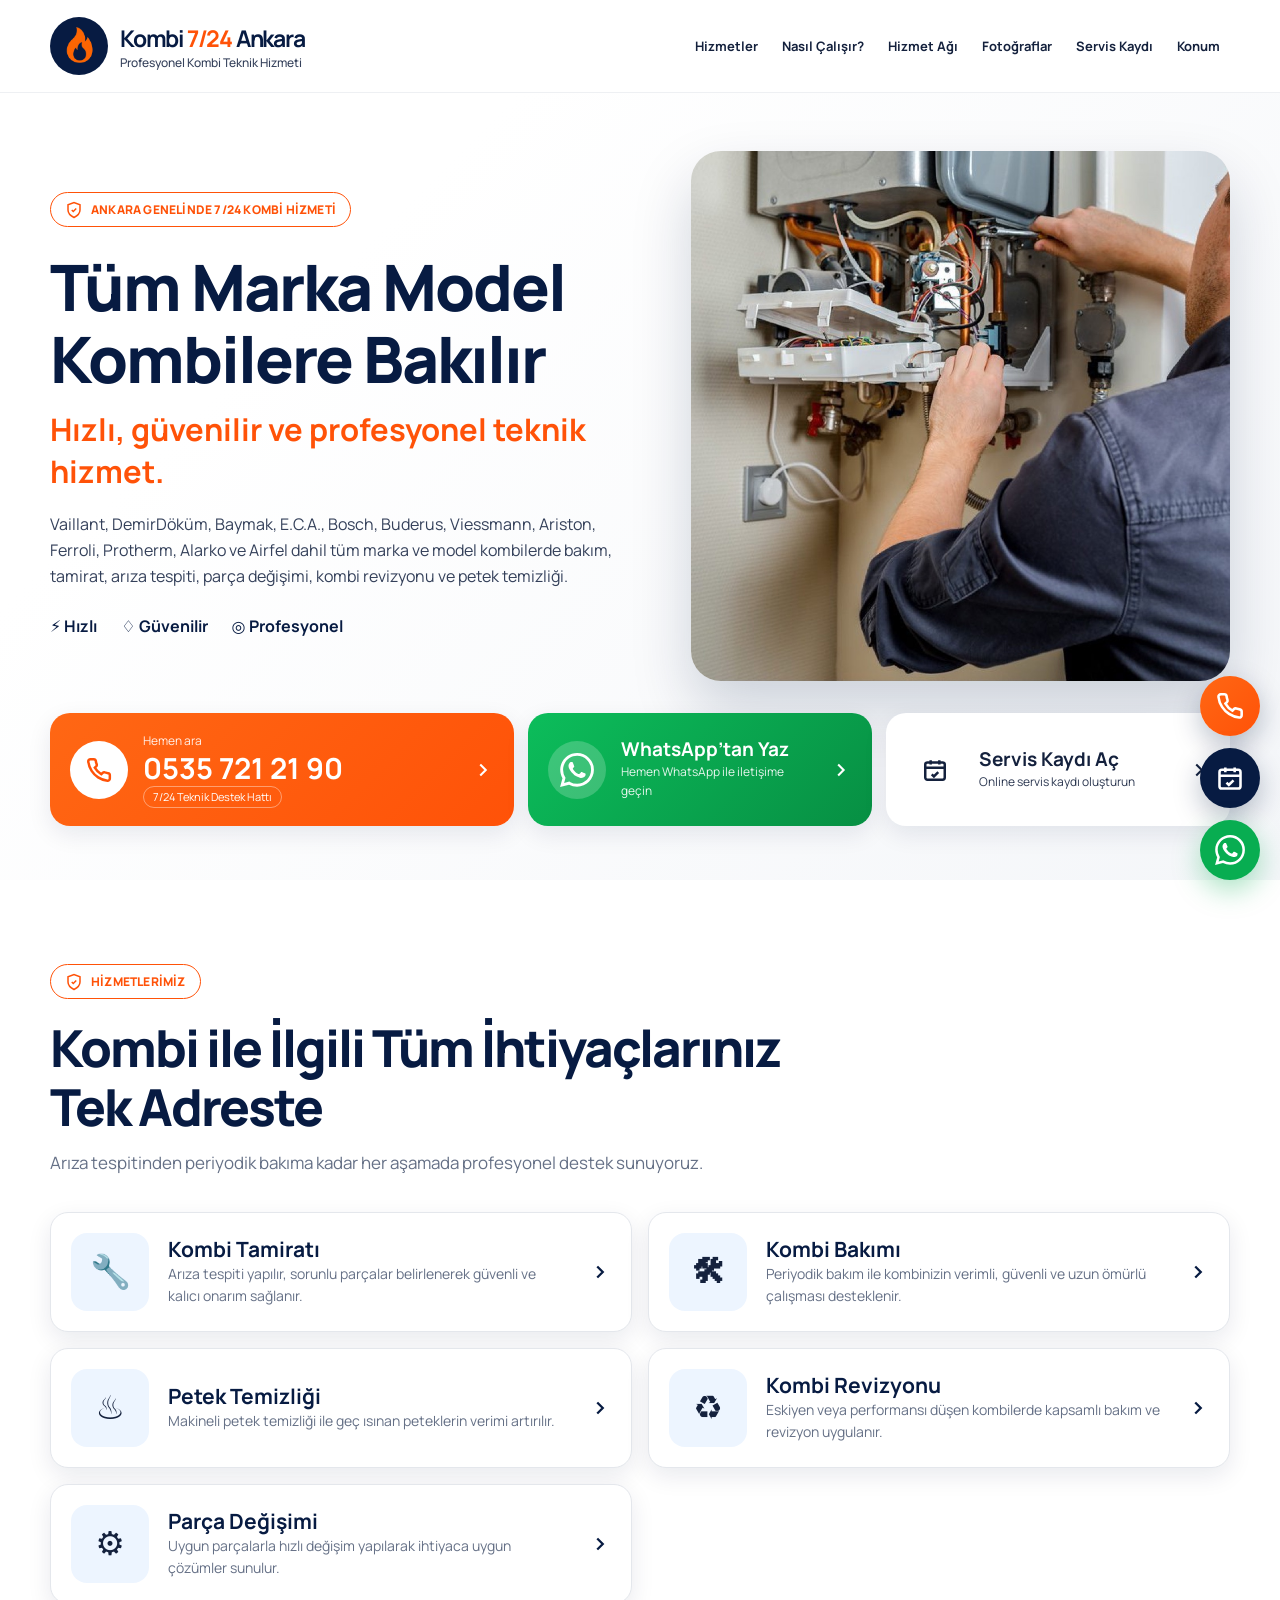
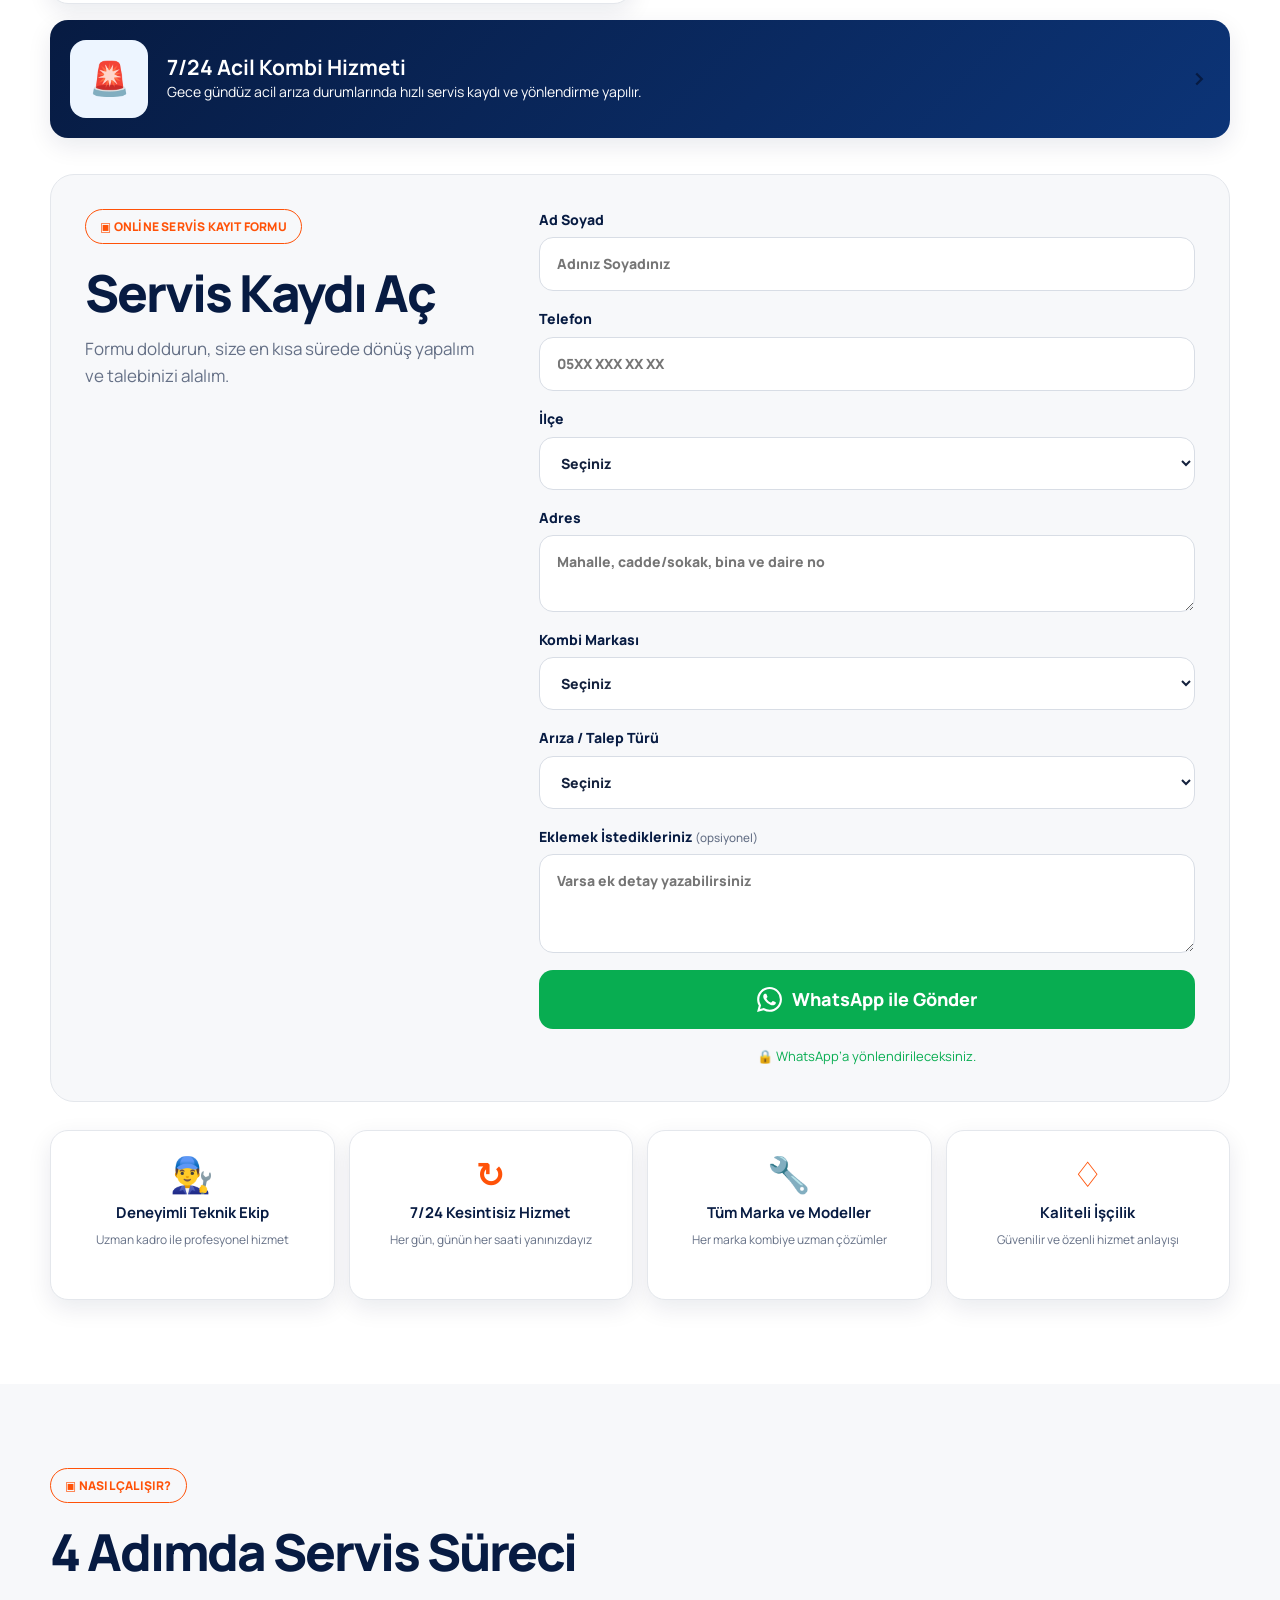
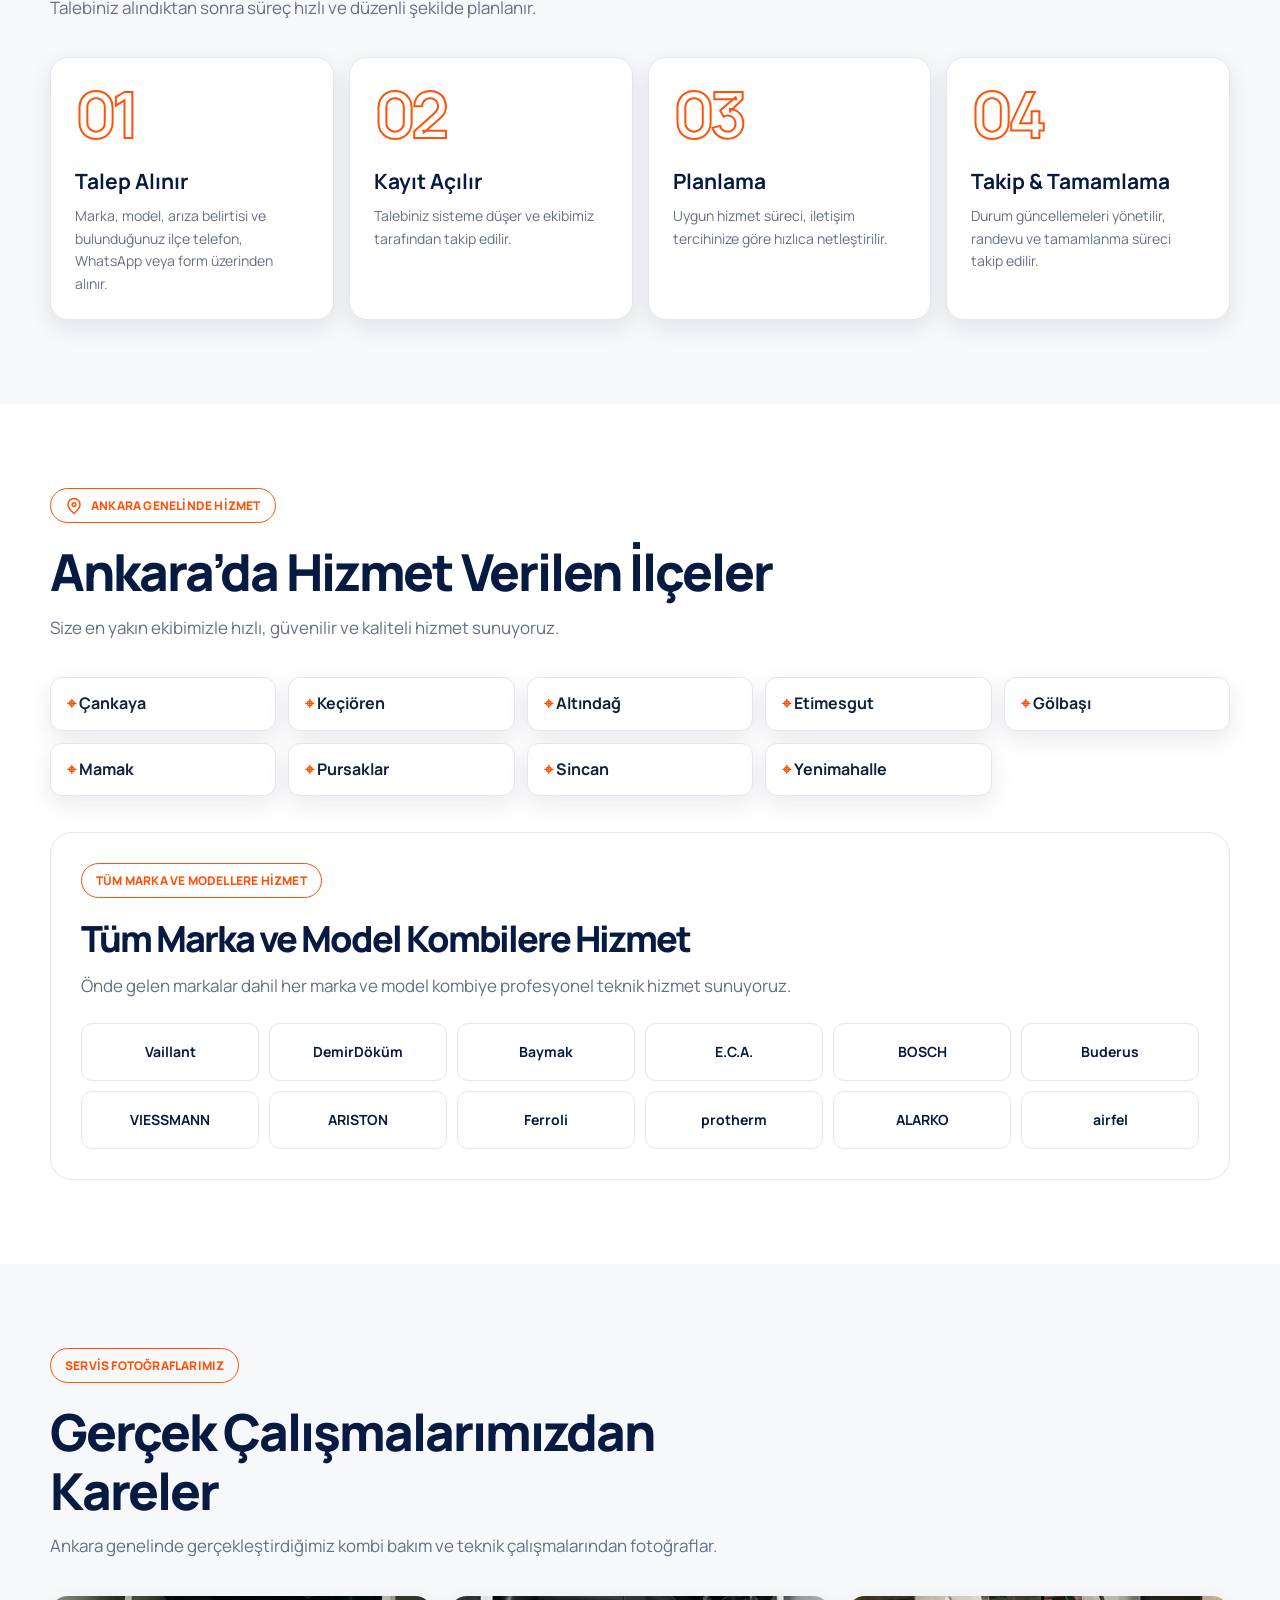
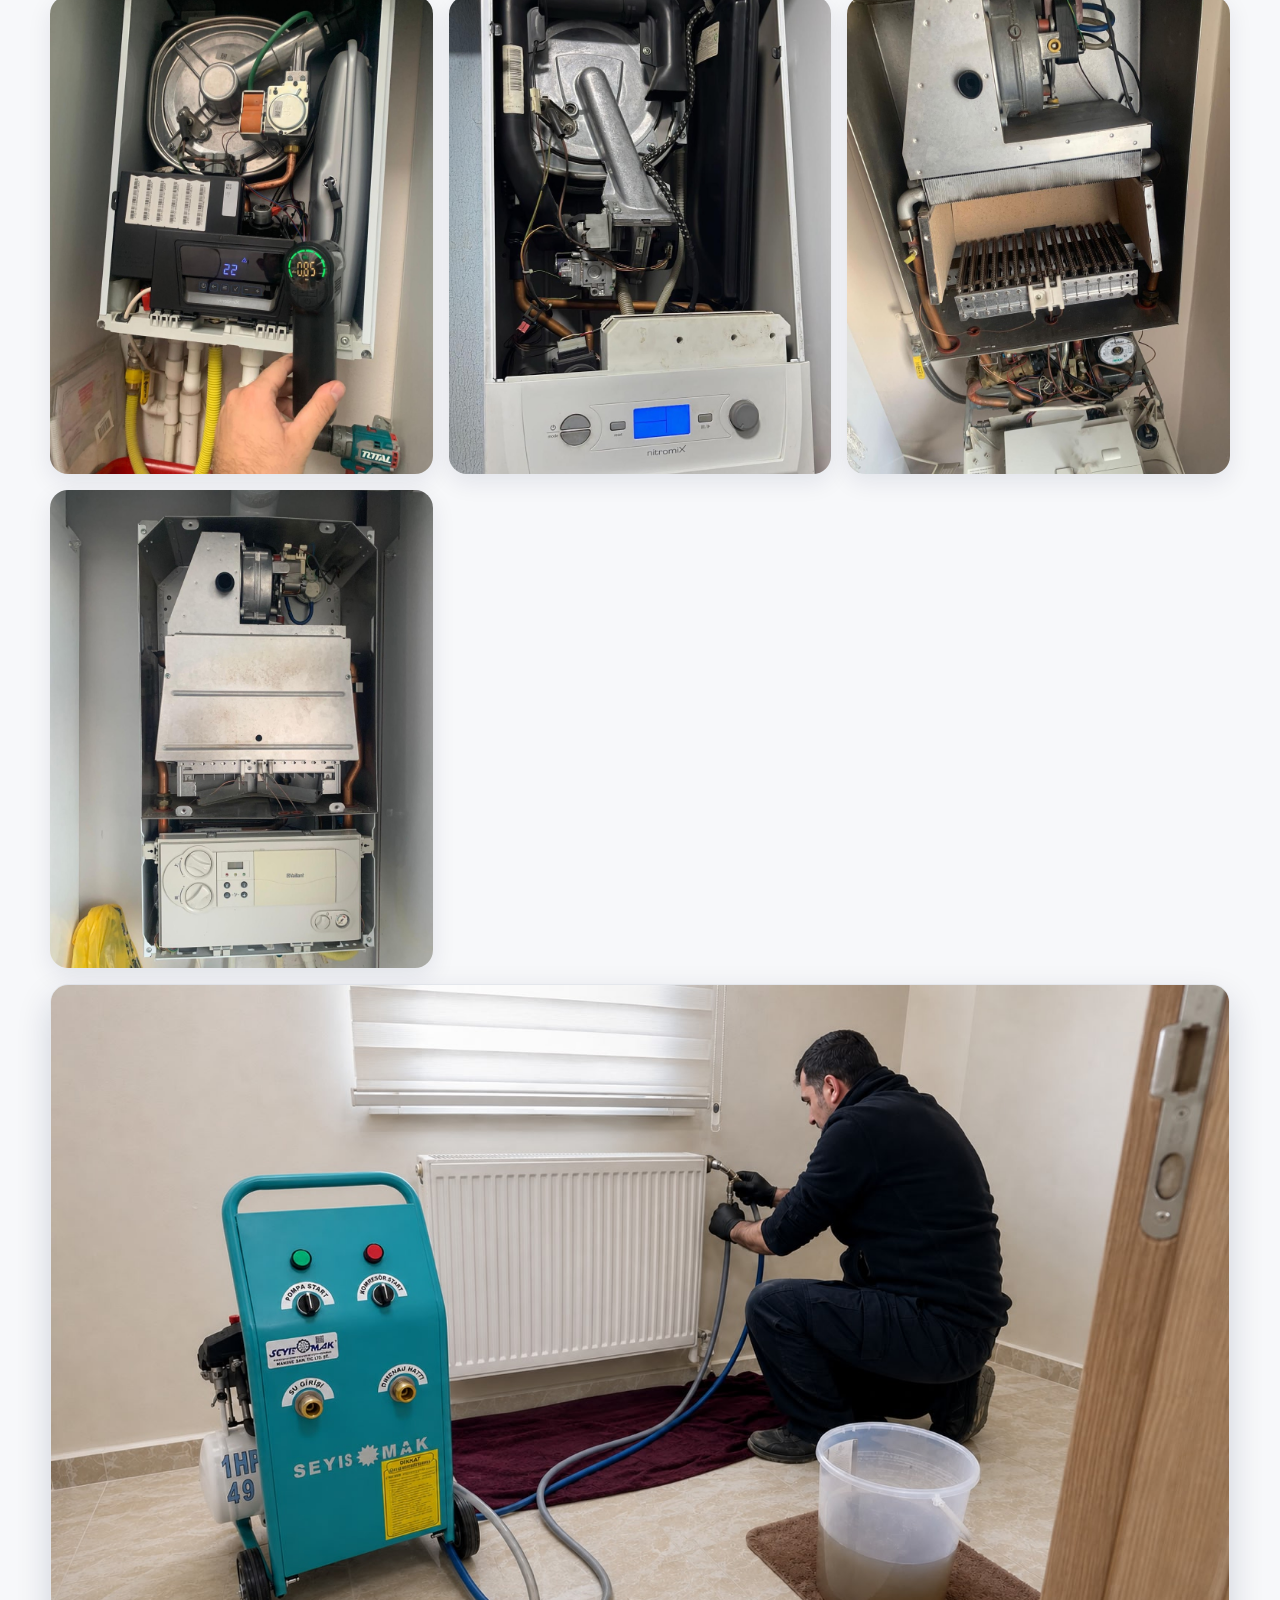
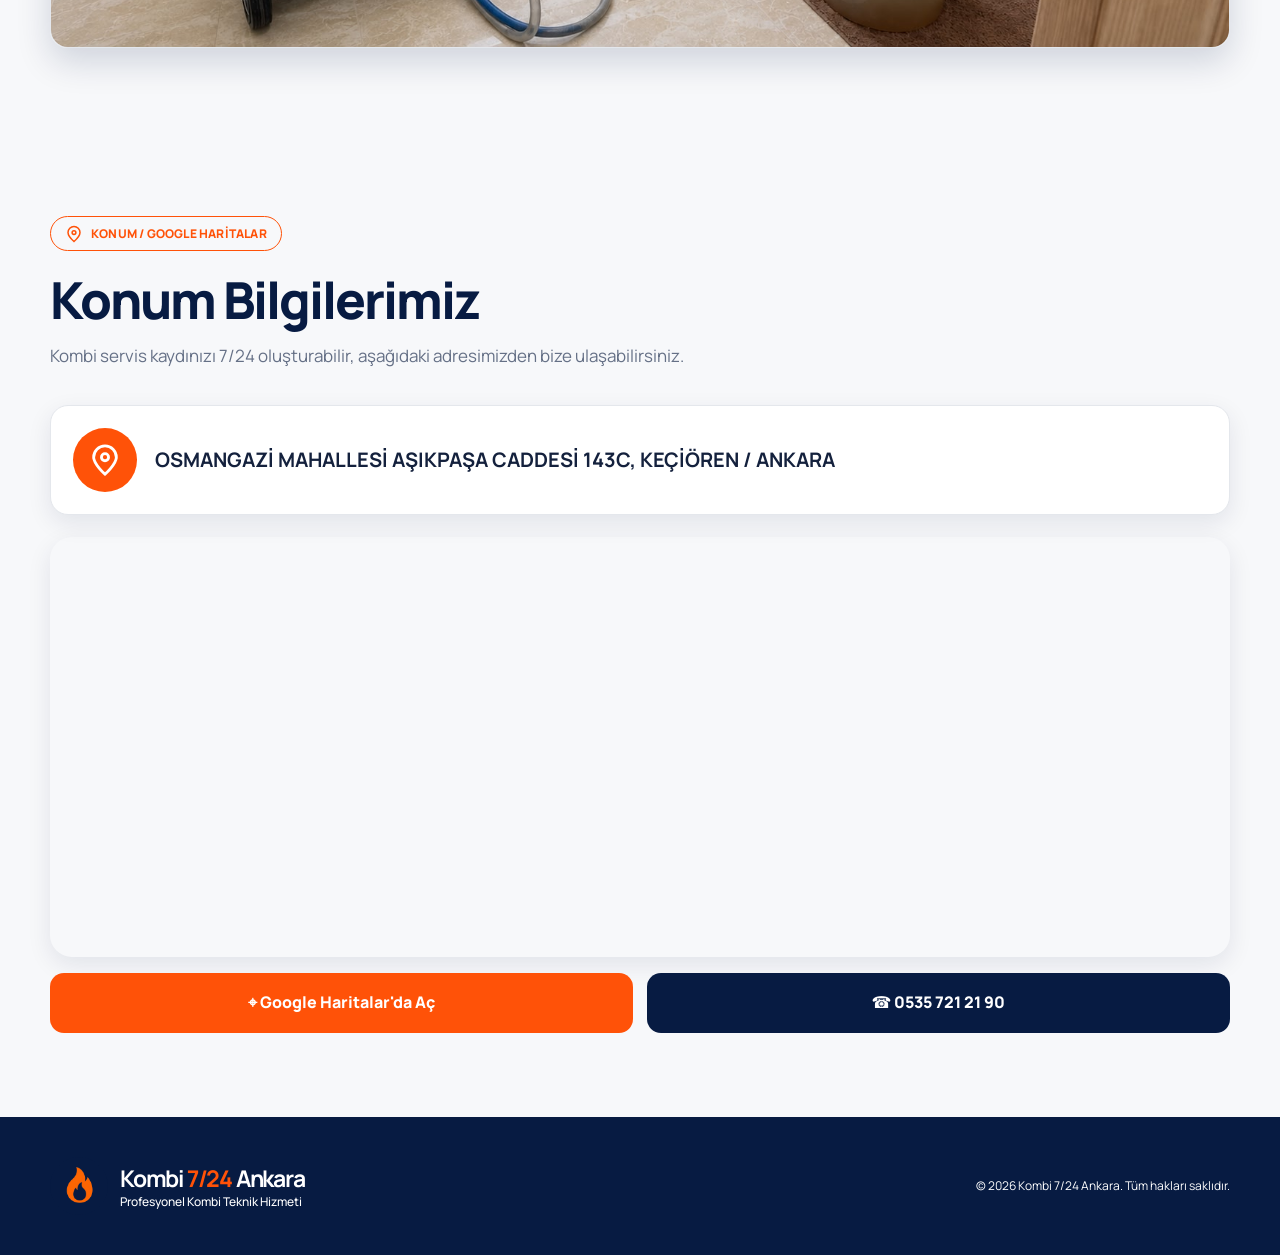
<file: index.html>
<!DOCTYPE html>
<html lang="tr">
<head>
  <meta charset="UTF-8">
  <meta name="viewport" content="width=device-width, initial-scale=1, viewport-fit=cover">
  <title>Kombi 7/24 Ankara | Profesyonel Kombi Teknik Hizmeti</title>
  <meta name="description" content="Ankara genelinde 7/24 kombi bakım, tamir, arıza tespiti, parça değişimi, revizyon ve petek temizliği hizmeti.">
  <meta name="theme-color" content="#071b42">
  <meta name="robots" content="index, follow">
  <link rel="canonical" href="https://kombi724ankara.com/">
  <link rel="manifest" href="manifest.webmanifest">
  <link rel="icon" href="images/app-icon.png" type="image/png">
  <link rel="apple-touch-icon" href="images/app-icon.png">
  <link rel="preconnect" href="https://fonts.googleapis.com">
  <link rel="preconnect" href="https://fonts.gstatic.com" crossorigin>
  <link href="https://fonts.googleapis.com/css2?family=Manrope:wght@400;500;600;700;800&display=swap" rel="stylesheet">
  <link rel="stylesheet" href="assets/css/style.css">
  <link rel="stylesheet" href="assets/css/enhancements.css">
  <meta property="og:type" content="website">
  <meta property="og:title" content="Kombi 7/24 Ankara">
  <meta property="og:description" content="Ankara genelinde profesyonel kombi teknik hizmeti.">
  <meta property="og:url" content="https://kombi724ankara.com/">
  <meta property="og:image" content="https://kombi724ankara.com/images/og-kapak.jpg">
  <script type="application/ld+json">
  {
    "@context":"https://schema.org",
    "@type":"HVACBusiness",
    "name":"Kombi 7/24 Ankara",
    "telephone":"+905357212190",
    "url":"https://kombi724ankara.com/",
    "image":"https://kombi724ankara.com/images/og-kapak.jpg",
    "address":{"@type":"PostalAddress","streetAddress":"Osmangazi Mahallesi Aşıkpaşa Caddesi 143C","addressLocality":"Keçiören","addressRegion":"Ankara","addressCountry":"TR"},
    "openingHours":"Mo-Su 00:00-23:59",
    "areaServed":["Ankara","Çankaya","Keçiören","Altındağ","Etimesgut","Gölbaşı","Mamak","Pursaklar","Sincan","Yenimahalle"]
  }
  </script>
</head>
<body>
  <svg class="svg-sprite" aria-hidden="true">
    <symbol id="i-phone" viewBox="0 0 24 24"><path d="M22 16.9v3a2 2 0 0 1-2.2 2 19.8 19.8 0 0 1-8.6-3.1 19.5 19.5 0 0 1-6-6A19.8 19.8 0 0 1 2.1 4.2 2 2 0 0 1 4.1 2h3a2 2 0 0 1 2 1.7c.1 1 .4 2 .7 2.8a2 2 0 0 1-.4 2.1L8.1 9.9a16 16 0 0 0 6 6l1.3-1.3a2 2 0 0 1 2.1-.4c.9.3 1.8.6 2.8.7a2 2 0 0 1 1.7 2Z"/></symbol>
    <symbol id="i-chevron" viewBox="0 0 24 24"><path d="m9 18 6-6-6-6"/></symbol>
    <symbol id="i-shield" viewBox="0 0 24 24"><path d="M12 22s8-4 8-10V5l-8-3-8 3v7c0 6 8 10 8 10Z"/><path d="m9 12 2 2 4-4"/></symbol>
    <symbol id="i-pin" viewBox="0 0 24 24"><path d="M20 10c0 5-8 12-8 12S4 15 4 10a8 8 0 1 1 16 0Z"/><circle cx="12" cy="10" r="2.5"/></symbol>
    <symbol id="i-calendar" viewBox="0 0 24 24"><rect x="3" y="5" width="18" height="16" rx="2"/><path d="M16 3v4M8 3v4M3 10h18m-6 4-4 4-2-2"/></symbol>
    <symbol id="i-clock" viewBox="0 0 24 24"><circle cx="12" cy="12" r="9"/><path d="M12 7v5l3 2"/></symbol>
    <symbol id="i-whatsapp" viewBox="0 0 24 24"><path fill="currentColor" d="M17.472 14.382c-.297-.149-1.758-.867-2.03-.967-.273-.099-.471-.148-.67.15-.197.297-.767.966-.94 1.164-.173.199-.347.223-.644.075-.297-.149-1.255-.463-2.39-1.475-.883-.788-1.48-1.761-1.653-2.059-.173-.297-.018-.458.13-.606.134-.133.298-.347.446-.52.149-.174.198-.298.298-.497.099-.198.05-.371-.025-.52-.075-.149-.669-1.612-.916-2.207-.242-.579-.487-.5-.669-.51-.173-.008-.371-.01-.57-.01-.198 0-.52.074-.792.372-.272.297-1.04 1.016-1.04 2.479 0 1.462 1.065 2.875 1.213 3.074.149.198 2.096 3.2 5.077 4.487.709.306 1.262.489 1.694.625.712.227 1.36.195 1.871.118.571-.085 1.758-.719 2.006-1.413.248-.694.248-1.289.173-1.413-.074-.124-.272-.198-.57-.347m-5.421 7.403h-.004a9.87 9.87 0 0 1-5.031-1.378l-.361-.214-3.741.982.998-3.648-.235-.374a9.86 9.86 0 0 1-1.51-5.26c.001-5.45 4.436-9.884 9.888-9.884 2.64 0 5.122 1.03 6.988 2.898a9.825 9.825 0 0 1 2.893 6.994c-.003 5.45-4.437 9.885-9.885 9.885m8.413-18.297A11.815 11.815 0 0 0 12.05 0C5.495 0 .16 5.335.157 11.892c0 2.096.547 4.142 1.588 5.945L.057 24l6.305-1.654a11.882 11.882 0 0 0 5.683 1.448h.005c6.554 0 11.89-5.335 11.893-11.893a11.821 11.821 0 0 0-3.48-8.413"/></symbol>
    <symbol id="i-flame" viewBox="0 0 32 32"><path d="M16 2c-1 4 1.5 6.5 3.6 9 2.1 2.5 3.9 5 3.9 8.4A7.5 7.5 0 0 1 8.5 19c0-2.1.8-3.8 2-5.3.3 1.2 1 2.1 2.2 2.5-1.1-3.4.4-7 3.3-9.7 0 1.6.7 2.6 1.9 3.2C18.6 7.3 17.6 4.2 16 2Z" fill="currentColor"/><path d="M16 14.5c1.7 1.8 2.8 3.4 2.8 5.3a3.3 3.3 0 0 1-6.6 0c0-1.1.5-2 1.2-2.9.2.8.6 1.3 1.3 1.6-.5-1.6.3-3.2 1.3-4Z" fill="#fff" opacity=".22"/></symbol>
  </svg>

  <header class="header" id="header">
    <div class="shell header__inner">
      <a class="brand" href="#anasayfa" aria-label="Kombi 7/24 Ankara">
        <span class="brand__flame"><img src="images/logo-alev.png" alt="Kombi 7/24 Ankara logosu" width="512" height="512"></span>
        <span><b>Kombi <em>7/24</em> Ankara</b><small>Profesyonel Kombi Teknik Hizmeti</small></span>
      </a>
      <nav class="nav" id="nav">
        <a href="#hizmetler">Hizmetler</a><a href="#surec">Nasıl Çalışır?</a><a href="#bolgeler">Hizmet Ağı</a><a href="#galeri">Fotoğraflar</a><a href="#kayit">Servis Kaydı</a><a href="#konum">Konum</a>
      </nav>
      <button class="menu" id="navToggle" aria-label="Menüyü aç" aria-expanded="false"><span></span><span></span><span></span></button>
    </div>
  </header>

  <main>
    <section class="hero" id="anasayfa">
      <div class="shell hero__inner">
        <div class="hero__copy">
          <span class="pill"><svg><use href="#i-shield"/></svg>Ankara genelinde 7/24 kombi hizmeti</span>
          <h1>Tüm Marka Model Kombilere Bakılır</h1>
          <h2>Hızlı, güvenilir ve profesyonel teknik hizmet.</h2>
          <p>Vaillant, DemirDöküm, Baymak, E.C.A., Bosch, Buderus, Viessmann, Ariston, Ferroli, Protherm, Alarko ve Airfel dahil tüm marka ve model kombilerde bakım, tamirat, arıza tespiti, parça değişimi, kombi revizyonu ve petek temizliği.</p>
          <div class="trust-row"><span>⚡ Hızlı</span><span>♢ Güvenilir</span><span>◎ Profesyonel</span></div>
        </div>
        <div class="hero__photo"><img src="images/gercek-2.jpg" alt="Kombi üzerinde çalışan teknik ekip" width="1400" height="933"></div>
      </div>
      <div class="shell action-stack">
        <a class="action action--call" href="tel:+905357212190"><span class="action__icon"><svg><use href="#i-phone"/></svg></span><span><small>Hemen ara</small><strong>0535 721 21 90</strong><em>7/24 Teknik Destek Hattı</em></span><svg class="chev"><use href="#i-chevron"/></svg></a>
        <a class="action action--wa" href="https://wa.me/905357212190?text=Merhaba%2C%20kombi%20hizmeti%20almak%20istiyorum." target="_blank" rel="noopener"><span class="action__icon"><svg class="wa-icon"><use href="#i-whatsapp"/></svg></span><span><strong>WhatsApp’tan Yaz</strong><small>Hemen WhatsApp ile iletişime geçin</small></span><svg class="chev"><use href="#i-chevron"/></svg></a>
        <a class="action action--record" href="#kayit"><span class="action__icon"><svg><use href="#i-calendar"/></svg></span><span><strong>Servis Kaydı Aç</strong><small>Online servis kaydı oluşturun</small></span><svg class="chev"><use href="#i-chevron"/></svg></a>
      </div>
    </section>

    <section class="section" id="hizmetler">
      <div class="shell">
        <div class="section-head"><span class="pill"><svg><use href="#i-shield"/></svg>Hizmetlerimiz</span><h2>Kombi ile İlgili Tüm İhtiyaçlarınız Tek Adreste</h2><p>Arıza tespitinden periyodik bakıma kadar her aşamada profesyonel destek sunuyoruz.</p></div>
        <div class="service-list">
          <article><b>🔧</b><span><h3>Kombi Tamiratı</h3><p>Arıza tespiti yapılır, sorunlu parçalar belirlenerek güvenli ve kalıcı onarım sağlanır.</p></span><svg><use href="#i-chevron"/></svg></article>
          <article><b>🛠</b><span><h3>Kombi Bakımı</h3><p>Periyodik bakım ile kombinizin verimli, güvenli ve uzun ömürlü çalışması desteklenir.</p></span><svg><use href="#i-chevron"/></svg></article>
          <article><b>♨</b><span><h3>Petek Temizliği</h3><p>Makineli petek temizliği ile geç ısınan peteklerin verimi artırılır.</p></span><svg><use href="#i-chevron"/></svg></article>
          <article><b>♻</b><span><h3>Kombi Revizyonu</h3><p>Eskiyen veya performansı düşen kombilerde kapsamlı bakım ve revizyon uygulanır.</p></span><svg><use href="#i-chevron"/></svg></article>
          <article><b>⚙</b><span><h3>Parça Değişimi</h3><p>Uygun parçalarla hızlı değişim yapılarak ihtiyaca uygun çözümler sunulur.</p></span><svg><use href="#i-chevron"/></svg></article>
          <article class="service-emergency"><b>🚨</b><span><h3>7/24 Acil Kombi Hizmeti</h3><p>Gece gündüz acil arıza durumlarında hızlı servis kaydı ve yönlendirme yapılır.</p></span><svg><use href="#i-chevron"/></svg></article>
        </div>
        <div class="service-form-wrap" id="kayit">
          <div class="form-layout">
            <div class="section-head"><span class="pill">▣ Online servis kayıt formu</span><h2>Servis Kaydı Aç</h2><p>Formu doldurun, size en kısa sürede dönüş yapalım ve talebinizi alalım.</p></div>
            <form id="talepForm" class="form">
              <label>Ad Soyad<input name="ad" placeholder="Adınız Soyadınız" required></label>
              <label>Telefon<input name="telefon" type="tel" placeholder="05XX XXX XX XX" required></label>
              <label>İlçe<select name="ilce" required><option value="">Seçiniz</option><option>Çankaya</option><option>Keçiören</option><option>Altındağ</option><option>Etimesgut</option><option>Gölbaşı</option><option>Mamak</option><option>Pursaklar</option><option>Sincan</option><option>Yenimahalle</option></select></label>
              <label>Adres<textarea name="adres" rows="2" placeholder="Mahalle, cadde/sokak, bina ve daire no" required></textarea></label>
              <label>Kombi Markası<select name="marka" required><option value="">Seçiniz</option><option>DemirDöküm</option><option>Vaillant</option><option>Baymak</option><option>Bosch</option><option>Buderus</option><option>E.C.A.</option><option>Viessmann</option><option>Ariston</option><option>Airfel</option><option>Protherm</option><option>Ferroli</option><option>Daikin</option><option>Alarko</option><option>Diğer</option></select></label>
              <label>Arıza / Talep Türü<select name="ariza" required><option value="">Seçiniz</option><option>Kombi Yıllık Bakımı</option><option>Kombi Tamiri / Onarım</option><option>Kombi Arızası</option><option>Acil Kombi Servisi</option><option>Kombi Revizyonu</option><option>Petek Temizliği</option><option>Kombi Arıza Tespiti</option><option>Parça Değişimi</option><option>Genel Servis Talebi</option><option>Kombi hiç çalışmıyor / yanmıyor</option><option>Kombi ateşleme yapmıyor</option><option>Musluktan sıcak su gelmiyor</option><option>Petekler / radyatörler ısınmıyor</option><option>Kalorifer / petekler geç ısınıyor</option><option>Kombi su akıtıyor / su kaçırıyor</option><option>Kombi basıncı düşüyor</option><option>Sürekli kombiye su eklemek gerekiyor</option><option>Kombi basıncı yükseliyor</option><option>Kombi ekranında hata / arıza kodu var</option><option>Kombi ses yapıyor / gürültülü çalışıyor</option><option>Kombi kendiliğinden sönüyor / kapanıyor</option><option>Kombi reset istiyor</option><option>Kombi suyu az ısıtıyor</option><option>Kombi fazla ısıtıyor</option><option>Diğer / Emin Değilim</option></select></label>
              <label>Eklemek İstedikleriniz <small>(opsiyonel)</small><textarea name="aciklama" rows="3" placeholder="Varsa ek detay yazabilirsiniz"></textarea></label>
              <button type="submit"><svg class="wa-icon"><use href="#i-whatsapp"/></svg>WhatsApp ile Gönder</button><p id="formNote" class="form-note">🔒 WhatsApp’a yönlendirileceksiniz.</p>
            </form>
          </div>
        </div>
        <div class="quality-grid quality-grid--lower">
          <article><b>👨‍🔧</b><strong>Deneyimli Teknik Ekip</strong><p>Uzman kadro ile profesyonel hizmet</p></article>
          <article><b>↻</b><strong>7/24 Kesintisiz Hizmet</strong><p>Her gün, günün her saati yanınızdayız</p></article>
          <article><b>🔧</b><strong>Tüm Marka ve Modeller</strong><p>Her marka kombiye uzman çözümler</p></article>
          <article><b>♢</b><strong>Kaliteli İşçilik</strong><p>Güvenilir ve özenli hizmet anlayışı</p></article>
        </div>
      </div>
    </section>

    <section class="section section--soft" id="surec">
      <div class="shell">
        <div class="section-head"><span class="pill">▣ Nasıl Çalışır?</span><h2>4 Adımda Servis Süreci</h2><p>Talebiniz alındıktan sonra süreç hızlı ve düzenli şekilde planlanır.</p></div>
        <div class="steps">
          <article><b>01</b><span><h3>Talep Alınır</h3><p>Marka, model, arıza belirtisi ve bulunduğunuz ilçe telefon, WhatsApp veya form üzerinden alınır.</p></span></article>
          <article><b>02</b><span><h3>Kayıt Açılır</h3><p>Talebiniz sisteme düşer ve ekibimiz tarafından takip edilir.</p></span></article>
          <article><b>03</b><span><h3>Planlama</h3><p>Uygun hizmet süreci, iletişim tercihinize göre hızlıca netleştirilir.</p></span></article>
          <article><b>04</b><span><h3>Takip & Tamamlama</h3><p>Durum güncellemeleri yönetilir, randevu ve tamamlanma süreci takip edilir.</p></span></article>
        </div>
      </div>
    </section>

    <section class="section" id="bolgeler">
      <div class="shell">
        <div class="section-head"><span class="pill"><svg><use href="#i-pin"/></svg>Ankara genelinde hizmet</span><h2>Ankara’da Hizmet Verilen İlçeler</h2><p>Size en yakın ekibimizle hızlı, güvenilir ve kaliteli hizmet sunuyoruz.</p></div>
        <div class="districts">
          <span>⌖ Çankaya</span><span>⌖ Keçiören</span><span>⌖ Altındağ</span><span>⌖ Etimesgut</span><span>⌖ Gölbaşı</span><span>⌖ Mamak</span><span>⌖ Pursaklar</span><span>⌖ Sincan</span><span>⌖ Yenimahalle</span>
        </div>
        <div class="brand-panel"><span class="pill">Tüm marka ve modellere hizmet</span><h2>Tüm Marka ve Model Kombilere Hizmet</h2><p>Önde gelen markalar dahil her marka ve model kombiye profesyonel teknik hizmet sunuyoruz.</p><div class="brands"><b>Vaillant</b><b>DemirDöküm</b><b>Baymak</b><b>E.C.A.</b><b>BOSCH</b><b>Buderus</b><b>VIESSMANN</b><b>ARISTON</b><b>Ferroli</b><b>protherm</b><b>ALARKO</b><b>airfel</b></div></div>
      </div>
    </section>

    <section class="section section--soft" id="galeri">
      <div class="shell">
        <div class="section-head"><span class="pill">Servis Fotoğraflarımız</span><h2>Gerçek Çalışmalarımızdan Kareler</h2><p>Ankara genelinde gerçekleştirdiğimiz kombi bakım ve teknik çalışmalarından fotoğraflar.</p></div>
        <div class="gallery"><img src="images/gercek-3.jpg" alt="Kombi ölçüm ve bakım çalışması" width="1000" height="1333" loading="lazy"><img src="images/gercek-4.jpg" alt="Açık kombi iç aksamı" width="1000" height="1777" loading="lazy"><img src="images/gercek-5.jpg" alt="Kombi brülör ve iç aksamı" width="1000" height="1333" loading="lazy"><img src="images/gercek-6.jpg" alt="Kombi bakım çalışması" width="1000" height="1333" loading="lazy"></div>
        <img class="gallery-wide" src="images/petek-temizligi.png" alt="Makineli petek temizliği çalışması" width="1600" height="900" loading="lazy">
      </div>
    </section>

    <section class="section section--soft" id="konum">
      <div class="shell location">
        <div class="section-head"><span class="pill"><svg><use href="#i-pin"/></svg>Konum / Google Haritalar</span><h2>Konum Bilgilerimiz</h2><p>Kombi servis kaydınızı 7/24 oluşturabilir, aşağıdaki adresimizden bize ulaşabilirsiniz.</p></div>
        <a class="address" id="addressLink" href="#"><span><svg><use href="#i-pin"/></svg></span><strong>Osmangazi Mahallesi Aşıkpaşa Caddesi 143C, Keçiören / Ankara</strong></a>
        <div class="map-card"><iframe title="Kombi 7/24 Ankara konumu" src="https://www.google.com/maps/embed?pb=!1m14!1m8!1m3!1d1107.146884847072!2d32.8632261!3d40.0119148!3m2!1i1024!2i768!4f13.1!3m3!1m2!1s0x14d34dc81e8003f7%3A0x631b232017a663c0!2zxZ5FUkJFVEPEsCBURUtOxLBLIDcvMjQgS09NQsSwIEJFWUFaIEXFnllBIFRFS07EsEsgU0VSVsSwU8Sw!5e1!3m2!1sen!2str!4v1782166042769!5m2!1sen!2str" allowfullscreen="" loading="lazy" referrerpolicy="no-referrer-when-downgrade"></iframe></div>
        <div class="map-actions"><a id="mapBtn" href="#">⌖ Google Haritalar'da Aç</a><a href="tel:+905357212190">☎ 0535 721 21 90</a></div>
      </div>
    </section>
  </main>

  <footer><div class="shell"><a class="brand" href="#anasayfa"><span class="brand__flame"><img src="images/logo-alev.png" alt="Kombi 7/24 Ankara logosu" width="512" height="512"></span><span><b>Kombi <em>7/24</em> Ankara</b><small>Profesyonel Kombi Teknik Hizmeti</small></span></a><p>© <span id="year"></span> Kombi 7/24 Ankara. Tüm hakları saklıdır.</p></div></footer>
  <div class="float-stack" aria-label="Hızlı iletişim">
    <a class="fab fab--call" href="tel:+905357212190" aria-label="Telefon et"><svg><use href="#i-phone"/></svg><span class="fab__label">Telefon Et</span></a>
    <a class="fab fab--record" href="#kayit" aria-label="Servis kaydı aç"><svg><use href="#i-calendar"/></svg><span class="fab__label">Servis Kaydı Aç</span></a>
    <a class="fab fab--wa" href="https://wa.me/905357212190?text=Merhaba%2C%20kombi%20hizmeti%20almak%20istiyorum." aria-label="WhatsApp ile yaz" target="_blank" rel="noopener"><svg class="wa-icon"><use href="#i-whatsapp"/></svg><span class="fab__label">WhatsApp</span></a>
  </div>
  <script src="assets/js/main.js"></script>
</body>
</html>
</file>
<file: assets/css/style.css>
:root{--navy:#071b42;--orange:#ff5208;--green:#08ad51;--ink:#14213d;--muted:#657086;--line:#e4e7ec;--soft:#f7f8fa;--shadow:0 8px 24px rgba(7,27,66,.09);--radius:20px;--max:1180px}
*{box-sizing:border-box;margin:0;padding:0}html{scroll-behavior:smooth;scroll-padding-top:96px}body{font-family:Manrope,system-ui,sans-serif;color:var(--ink);line-height:1.6;background:#fff;-webkit-font-smoothing:antialiased}a{color:inherit;text-decoration:none}img{display:block;max-width:100%;height:auto}button,input,select,textarea{font:inherit}.svg-sprite{position:absolute;width:0;height:0;overflow:hidden}.shell{width:min(calc(100% - 40px),var(--max));margin-inline:auto}.header{position:sticky;top:0;z-index:30;background:rgba(255,255,255,.96);border-bottom:1px solid #eef0f3;backdrop-filter:blur(12px)}.header__inner{height:92px;display:flex;align-items:center;gap:24px}.brand{display:flex;align-items:center;gap:12px;flex-shrink:0}.brand__flame{width:58px;height:58px;border-radius:50%;overflow:hidden;background:#000;flex-shrink:0}.brand__flame img{width:100%;height:100%;object-fit:cover}.brand b{font-size:23px;letter-spacing:-1.2px;color:var(--navy)}.brand em{font-style:normal;color:var(--orange)}.brand small{display:block;margin-top:-4px;color:#35415b;font-weight:500;font-size:12px}.nav{margin-left:auto;display:flex;gap:4px;align-items:center}.nav a{padding:9px 10px;font-size:13px;font-weight:700;border-radius:10px}.nav a:hover{color:var(--orange);background:#fff4ef}.menu{display:none;margin-left:auto;background:none;border:0;padding:8px;cursor:pointer}.menu span{display:block;width:31px;height:3px;border-radius:5px;background:var(--navy);margin:6px}.hero{padding:58px 0 54px;background:linear-gradient(135deg,#fff 25%,#f4f6f9 100%)}.hero__inner{display:grid;grid-template-columns:1.05fr .95fr;align-items:center;gap:46px}.pill{display:inline-flex;align-items:center;gap:8px;width:max-content;max-width:100%;border:1.5px solid var(--orange);color:var(--orange);border-radius:999px;padding:7px 14px;font-weight:800;text-transform:uppercase;font-size:12px;letter-spacing:.2px}.pill svg{width:18px;height:18px;fill:none;stroke:currentColor;stroke-width:2}.hero h1,.section-head h2,.brand-panel h2{color:var(--navy);font-weight:800;letter-spacing:-2px}.hero h1{font-size:clamp(39px,5vw,66px);line-height:1.12;margin:24px 0 14px}.hero h2{font-size:clamp(21px,2.5vw,31px);line-height:1.35;color:var(--orange);margin-bottom:20px}.hero p{font-size:16px;color:#34405a;max-width:650px}.hero__photo{height:530px;border-radius:30px;overflow:hidden;box-shadow:0 28px 60px rgba(7,27,66,.18)}.hero__photo img{width:100%;height:100%;object-fit:cover}.trust-row{display:flex;flex-wrap:wrap;gap:24px;margin-top:25px;font-weight:700;color:var(--navy)}.action-stack{display:grid;grid-template-columns:1.35fr 1fr 1fr;gap:14px;margin-top:32px}.action{min-height:104px;border-radius:20px;padding:18px 20px;display:flex;align-items:center;gap:15px;box-shadow:var(--shadow);position:relative}.action--call{color:#fff;background:linear-gradient(135deg,#ff6714,var(--orange))}.action--wa{color:#fff;background:linear-gradient(135deg,#0cbd5b,#078f43)}.action--record{background:#fff}.action__icon{width:58px;height:58px;border-radius:50%;display:grid;place-items:center;background:rgba(255,255,255,.18);font-size:28px;flex-shrink:0}.action--call .action__icon{background:#fff;color:var(--orange)}.action__icon svg,.chev{width:26px;height:26px;fill:none;stroke:currentColor;stroke-width:2.3}.action span:nth-child(2){display:flex;flex-direction:column}.action strong{font-size:19px;line-height:1.25}.action--call strong{font-size:29px}.action small{font-size:12px;opacity:.9}.action em{font-size:11px;font-style:normal;border:1px solid rgba(255,255,255,.4);border-radius:99px;width:max-content;padding:1px 9px}.chev{margin-left:auto;width:22px}.quality-grid{display:grid;grid-template-columns:repeat(4,1fr);gap:14px;margin-top:16px}.quality-grid article{min-height:170px;background:#fff;border:1px solid var(--line);border-radius:18px;padding:22px;text-align:center;box-shadow:var(--shadow);display:flex;flex-direction:column;align-items:center}.quality-grid b{font-size:35px;color:var(--orange);line-height:1.2}.quality-grid strong{font-size:15px;line-height:1.3;margin:8px 0;color:var(--navy)}.quality-grid p{font-size:12px;color:var(--muted)}.section{padding:84px 0}.section--soft{background:var(--soft)}.section-head{max-width:760px;margin-bottom:36px}.section-head h2,.brand-panel h2{font-size:clamp(34px,4vw,51px);line-height:1.15;margin:20px 0 12px}.section-head p,.brand-panel p{font-size:17px;color:var(--muted)}.service-list{display:grid;grid-template-columns:1fr 1fr;gap:16px}.service-list article{background:#fff;border:1px solid var(--line);border-radius:18px;padding:20px;display:flex;align-items:center;gap:19px;box-shadow:var(--shadow)}.service-list article>b{width:78px;height:78px;border-radius:16px;background:#edf5ff;display:grid;place-items:center;font-size:33px;flex-shrink:0}.service-list h3{font-size:21px;color:var(--navy);line-height:1.3}.service-list p{font-size:14px;color:var(--muted)}.service-list svg{width:22px;height:22px;fill:none;stroke:var(--navy);stroke-width:2.5;margin-left:auto;flex-shrink:0}.service-list .service-emergency{grid-column:1/-1;color:#fff;background:linear-gradient(135deg,#071b42,#0c3477);border:0}.service-emergency h3,.service-emergency p{color:#fff}.steps{display:grid;grid-template-columns:repeat(4,1fr);gap:15px}.steps article{background:#fff;border:1px solid var(--line);border-radius:18px;padding:24px;box-shadow:var(--shadow)}.steps b{font-size:64px;line-height:1;color:#fff;-webkit-text-stroke:2px var(--orange);letter-spacing:-5px}.steps h3{font-size:21px;color:var(--navy);margin:19px 0 7px}.steps p{font-size:14px;color:var(--muted)}.districts{display:grid;grid-template-columns:repeat(5,1fr);gap:12px}.districts span{border:1px solid var(--line);border-radius:12px;padding:13px 16px;background:#fff;font-weight:700;box-shadow:var(--shadow)}.districts span::first-letter{color:var(--orange)}.brand-panel{margin-top:36px;border:1px solid var(--line);border-radius:22px;padding:30px;background:#fff}.brand-panel h2{font-size:36px}.brands{display:grid;grid-template-columns:repeat(6,1fr);gap:10px;margin-top:24px}.brands b{min-height:58px;border:1px solid var(--line);border-radius:11px;display:grid;place-items:center;text-align:center;color:var(--navy);font-size:14px}.gallery{display:grid;grid-template-columns:repeat(3,1fr);gap:16px}.gallery img{width:100%;aspect-ratio:4/5;object-fit:cover;border-radius:18px;box-shadow:var(--shadow)}.gallery-wide{width:100%;margin-top:16px;aspect-ratio:16/9;object-fit:cover;border-radius:18px;box-shadow:0 14px 34px rgba(7,27,66,.16);border:1px solid var(--line)}.form-layout{display:grid;grid-template-columns:.75fr 1.25fr;gap:60px;align-items:start}.form{display:grid;gap:17px}.form label{font-size:14px;color:var(--navy);font-weight:800}.form label small{color:var(--muted);font-weight:500}.form input,.form select,.form textarea{display:block;width:100%;margin-top:6px;border:1px solid #d8dde5;border-radius:14px;padding:15px 17px;background:#fff;color:var(--ink);outline:none}.form input:focus,.form select:focus,.form textarea:focus{border-color:var(--orange);box-shadow:0 0 0 3px #fff0e9}.form button{border:0;border-radius:14px;padding:15px;color:#fff;background:var(--green);font-size:18px;font-weight:800;cursor:pointer}.form-note{text-align:center;color:var(--green);font-size:13px}.location .section-head{max-width:800px}.address{display:flex;align-items:center;gap:18px;padding:22px;background:#fff;border:1px solid var(--line);border-radius:18px;box-shadow:var(--shadow);font-size:20px;text-transform:uppercase}.address span{width:64px;height:64px;border-radius:50%;display:grid;place-items:center;background:var(--orange);color:#fff;flex-shrink:0}.address svg{width:34px;height:34px;fill:none;stroke:currentColor;stroke-width:2}.map-card{height:420px;border-radius:22px;overflow:hidden;margin-top:22px;box-shadow:var(--shadow)}.map-card iframe{width:100%;height:100%;border:0}.map-actions{display:grid;grid-template-columns:1fr 1fr;gap:14px;margin-top:16px}.map-actions a{padding:17px;text-align:center;border-radius:14px;background:var(--orange);color:#fff;font-weight:800}.map-actions a:last-child{background:var(--navy)}footer{padding:40px 0;background:var(--navy);color:#fff}footer .shell{display:flex;justify-content:space-between;align-items:center;gap:20px}footer .brand b,footer .brand small{color:#fff}footer p{font-size:12px}.float-stack{position:fixed;z-index:25;right:20px;bottom:20px;display:flex;flex-direction:column;gap:12px}.fab{position:relative;width:60px;height:60px;border-radius:50%;display:grid;place-items:center;color:#fff;font-size:30px;box-shadow:0 10px 28px rgba(7,27,66,.28);transition:transform .15s}.fab:hover{transform:translateY(-2px)}.fab svg{width:28px;height:28px;fill:none;stroke:currentColor;stroke-width:2.2}.fab--call{background:linear-gradient(135deg,#ff6714,var(--orange))}.fab--record{background:var(--navy)}.fab--wa{background:var(--green);box-shadow:0 10px 28px rgba(8,173,81,.35)}.fab__label{position:absolute;right:72px;top:50%;transform:translateY(-50%);white-space:nowrap;background:var(--navy);color:#fff;font-size:13px;font-weight:700;padding:7px 12px;border-radius:10px;box-shadow:var(--shadow);opacity:0;pointer-events:none;transition:opacity .15s}.fab__label::after{content:"";position:absolute;left:100%;top:50%;transform:translateY(-50%);border:6px solid transparent;border-left-color:var(--navy)}.fab:hover .fab__label{opacity:1}
@media(max-width:980px){.nav{position:fixed;inset:92px 0 auto;background:#fff;padding:20px;display:flex;flex-direction:column;align-items:stretch;transform:translateY(-140%);transition:.25s;box-shadow:var(--shadow)}.nav.is-open{transform:none}.menu{display:block}.hero__inner{grid-template-columns:1fr}.hero__photo{height:420px}.action-stack{grid-template-columns:1fr}.service-list{grid-template-columns:1fr}.steps{grid-template-columns:1fr 1fr}.districts{grid-template-columns:repeat(3,1fr)}.brands{grid-template-columns:repeat(4,1fr)}.form-layout{grid-template-columns:1fr}.gallery{grid-template-columns:repeat(2,1fr)}}
@media(max-width:620px){.shell{width:min(calc(100% - 28px),var(--max))}.header__inner{height:79px}.brand__flame{width:48px;height:48px;font-size:27px}.brand b{font-size:18px}.brand small{font-size:9px}.nav{inset:79px 0 auto}.hero{padding:34px 0 38px}.hero h1{font-size:42px;letter-spacing:-2.5px}.hero h2{font-size:21px}.hero p{font-size:14px}.hero__photo{height:300px;border-radius:20px}.trust-row{gap:12px;font-size:13px}.action-stack{margin-top:20px}.action{min-height:88px;padding:14px}.action--call strong{font-size:25px}.quality-grid{grid-template-columns:1fr 1fr}.quality-grid article{padding:16px 10px;min-height:156px}.section{padding:58px 0}.section-head h2,.brand-panel h2{font-size:35px;letter-spacing:-1.8px}.section-head p,.brand-panel p{font-size:15px}.service-list article{padding:14px;gap:13px}.service-list article>b{width:62px;height:62px;font-size:27px}.service-list h3{font-size:18px}.service-list p{font-size:12px;line-height:1.5}.steps{grid-template-columns:1fr}.steps article{display:grid;grid-template-columns:110px 1fr;align-items:center;gap:20px}.steps b{font-size:65px}.steps h3{margin:0 0 5px}.districts{grid-template-columns:1fr 1fr}.districts span{font-size:13px;padding:11px}.brand-panel{padding:20px}.brands{grid-template-columns:1fr 1fr}.gallery{gap:10px}.gallery img{border-radius:13px}.address{font-size:14px;padding:16px}.address span{width:50px;height:50px}.map-card{height:330px}.map-actions{grid-template-columns:1fr}.form-layout{gap:15px}footer .shell{flex-direction:column;text-align:center}body{padding-bottom:78px}.float-stack{left:0;right:0;bottom:0;flex-direction:row;gap:8px;padding:8px 10px calc(8px + env(safe-area-inset-bottom));background:rgba(255,255,255,.97);border-top:1px solid var(--line);box-shadow:0 -6px 20px rgba(7,27,66,.12);backdrop-filter:blur(8px)}.fab{flex:1;width:auto;height:auto;min-height:54px;border-radius:13px;flex-direction:column;justify-content:center;gap:3px;font-size:20px;padding:7px 4px;box-shadow:none}.fab:hover{transform:none}.fab svg{width:21px;height:21px}.fab__label{position:static;transform:none;opacity:1;background:none;color:#fff;box-shadow:none;padding:0;font-size:10px;font-weight:700;line-height:1.15;white-space:normal;text-align:center;display:block}.fab__label::after{display:none}}
</file>
<file: assets/css/enhancements.css>
.brand__flame {
  padding: 8px;
  background: var(--navy);
}

.wa-icon {
  fill: currentColor !important;
  stroke: none !important;
}

.action--wa .action__icon {
  background: rgba(255, 255, 255, .2);
}

.action--wa .action__icon .wa-icon {
  width: 34px;
  height: 34px;
}

.form button {
  display: flex;
  align-items: center;
  justify-content: center;
  gap: 10px;
}

.form button .wa-icon {
  width: 25px;
  height: 25px;
}

.fab--wa .wa-icon {
  width: 30px;
  height: 30px;
}

.service-form-wrap {
  margin-top: 36px;
  padding: 34px;
  background: var(--soft);
  border: 1px solid var(--line);
  border-radius: 24px;
}

.service-form-wrap .section-head {
  margin-bottom: 0;
}

.quality-grid--lower {
  margin-top: 28px;
}

@media (max-width: 620px) {
  .service-form-wrap {
    margin-top: 24px;
    padding: 20px 16px;
    border-radius: 18px;
  }

  .service-form-wrap .form-layout {
    gap: 18px;
  }

  .quality-grid--lower {
    margin-top: 20px;
  }
}
</file>
